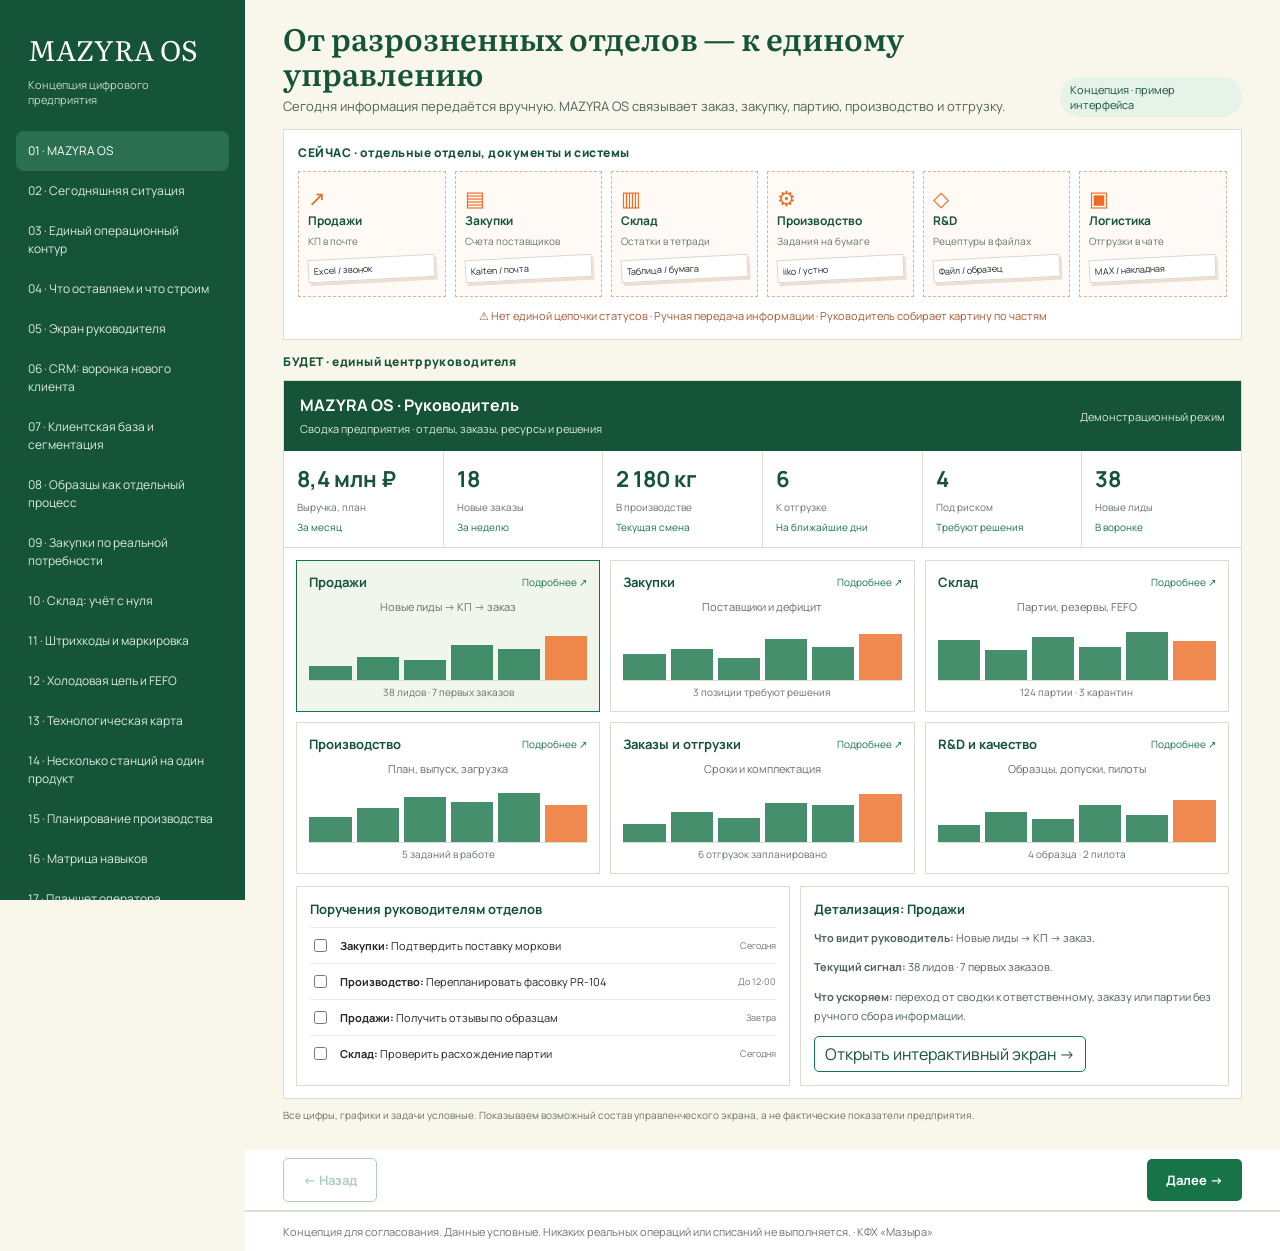
<file: mazyra-os-presentation/index.html>
<!doctype html><html lang="ru"><head><meta charset="utf-8"><meta name="viewport" content="width=device-width,initial-scale=1"><title>MAZYRA OS — интерактивная концепция</title><link href="https://fonts.googleapis.com/css2?family=Literata:wght@500;600;700&family=Manrope:wght@400;500;600;700;800&display=swap" rel="stylesheet"><style>
:root{--green:#177449;--dark:#155439;--cream:#f9f6ec;--sage:#e8efe1;--orange:#ed6c24;--ink:#202820;--line:#d9dfcf}*{box-sizing:border-box}body{margin:0;background:var(--cream);color:var(--ink);font-family:Manrope,Arial,sans-serif}button,input,select{font:inherit}button{cursor:pointer}.app{display:grid;grid-template-columns:245px minmax(0,1fr);min-height:100vh}.sidebar{background:var(--dark);color:white;padding:28px 16px;position:sticky;top:0;height:100vh;overflow:auto}.brand{font-family:Literata,serif;font-size:28px;color:white;margin:0 12px 7px}.subtitle{font-size:11px;color:#c5d9cc;margin:0 12px 24px}.navlabel{font-size:10px;letter-spacing:.16em;color:#b3d0bd;margin:22px 12px 8px;text-transform:uppercase}.nav{width:100%;text-align:left;background:transparent;border:0;color:#dcebe0;padding:11px 12px;border-radius:8px;font-size:12px;line-height:1.5}.nav:hover,.nav.active{background:#2a7050;color:white}.main{padding:30px clamp(18px,4vw,62px);min-width:0;max-width:1500px;width:100%;margin:auto}.top{display:flex;justify-content:space-between;gap:15px;align-items:center;margin-bottom:22px}.eyebrow{font-size:11px;color:var(--green);letter-spacing:.13em;text-transform:uppercase;font-weight:800}.counter{color:#68786b;font-size:12px}.slide{background:white;min-height:420px;border:1px solid var(--line);padding:clamp(22px,4vw,55px);position:relative;overflow:hidden}.slide:before{content:'';position:absolute;right:-85px;top:-115px;width:270px;height:270px;border:45px solid var(--sage);border-radius:50%;opacity:.7;pointer-events:none}h1,h2,h3{color:var(--dark);margin:0 0 18px}h1{font-family:Literata,Georgia,serif;font-weight:600;font-size:clamp(32px,4vw,57px);line-height:1.14;max-width:800px}h2{font-size:23px}h3{font-size:15px}p{line-height:1.7}.lead{font-size:clamp(15px,1.5vw,20px);max-width:780px;color:#506454}.grid{display:grid;grid-template-columns:repeat(2,minmax(0,1fr));gap:14px}.tile{background:var(--cream);padding:19px;border-left:3px solid var(--orange);font-size:14px;line-height:1.5}.actions{display:flex;justify-content:space-between;align-items:center;gap:10px;margin:18px 0}.btn{background:var(--green);color:white;border:0;padding:12px 19px;border-radius:5px;font-weight:700;font-size:13px}.btn:hover{filter:brightness(.92)}.btn:disabled{opacity:.35;cursor:default}.outline{background:white;border:1px solid var(--green);color:var(--green)}.demo{margin-top:28px;background:var(--sage);padding:22px;border:1px solid var(--line)}.demohead{display:flex;align-items:center;justify-content:space-between;gap:10px;flex-wrap:wrap;margin-bottom:14px}.pill{display:inline-block;background:#e6f3e9;color:var(--dark);border-radius:30px;padding:5px 10px;font-size:11px}.tabs{display:flex;flex-wrap:wrap;gap:6px;margin:12px 0}.tab{background:white;border:1px solid var(--line);padding:9px 12px;font-size:12px;border-radius:6px}.tab.active{background:var(--dark);color:white}.card{background:white;border:1px solid var(--line);padding:16px;margin:9px 0;border-radius:8px}.muted{font-size:12px;color:#637468}.kpis{display:grid;grid-template-columns:repeat(3,1fr);gap:10px}.kpi{background:white;padding:15px;border-radius:8px}.kpi b{display:block;color:var(--dark);font-size:25px}.kpi small{font-size:11px;color:#68786b}input,select{border:1px solid var(--line);padding:10px;border-radius:6px;background:white;max-width:100%}.field{display:grid;gap:5px;font-size:12px}.flow{display:flex;gap:7px;flex-wrap:wrap}.step{padding:10px 12px;border:1px solid #aac7b1;background:white;font-size:12px;border-radius:6px}.step.active{background:var(--green);color:white}.bar{height:10px;background:#d6e5d8;border-radius:20px;overflow:hidden}.bar span{display:block;height:100%;background:var(--orange)}.footer{font-size:11px;color:#68786b;margin-top:20px}.mobilebar{display:none}.warning{color:#a24b16}.good{color:#177449}table{width:100%;border-collapse:collapse;background:white;font-size:12px}th,td{text-align:left;padding:11px;border-bottom:1px solid var(--line)}.tag{font-size:10px;background:var(--sage);padding:5px 7px;border-radius:4px}.note{background:#fff4e8;padding:12px;border-left:3px solid var(--orange);font-size:12px}.link{color:var(--green);text-decoration:underline}.progress{height:4px;background:#dbe5db}.progress span{display:block;height:100%;background:var(--orange)}@media(max-width:900px){.app{display:block}.sidebar{display:none}.mobilebar{display:flex;gap:8px;align-items:center;background:var(--dark);color:white;padding:12px 18px;position:sticky;top:0;z-index:5}.main{padding:18px}.slide{min-height:390px}.grid{grid-template-columns:1fr}.kpis{grid-template-columns:repeat(2,1fr)}}@media print{.sidebar,.mobilebar,.actions,.demo,.top button{display:none!important}.app{display:block}.main{padding:0}.slide{border:0;min-height:95vh;page-break-after:always}.top{padding:12px}}
.slide{min-height:0;padding:clamp(17px,2.3vw,30px)}.slide:before{width:145px;height:145px;border-width:22px;right:-55px;top:-70px}h1{font-size:clamp(25px,2.7vw,39px);margin-bottom:9px}.lead{font-size:14px;line-height:1.55;margin:0 0 13px}.grid{gap:8px}.tile{padding:10px 13px;font-size:12px}.main{padding-top:18px}.top{margin-bottom:10px}.actions{margin:10px 0}.demo{margin-top:13px;padding:18px}.demohead h2{font-size:20px}.slide .eyebrow{margin-bottom:7px}.benefits{display:grid;grid-template-columns:repeat(3,minmax(0,1fr));gap:9px;margin-top:12px}.benefit{background:#e8efe1;border-left:3px solid #177449;padding:10px;font-size:11px;line-height:1.45}.benefit b{display:block;color:#155439;margin-bottom:3px}.dashboard-grid{display:grid;grid-template-columns:repeat(2,minmax(0,1fr));gap:12px;margin-top:12px}.dashboard-panel{background:#fff;border:1px solid var(--line);padding:15px;border-radius:8px;min-width:0}.dashboard-panel h3{margin-bottom:12px}.metric-row{display:flex;align-items:center;gap:9px;margin:10px 0;font-size:11px}.metric-row .label{width:110px;flex-shrink:0}.metric-row .track{flex:1;background:#e8efe1;height:11px;border-radius:4px;overflow:hidden}.metric-row .fill{display:block;height:100%;background:#177449}.metric-row strong{width:48px;text-align:right}.statline{display:flex;justify-content:space-between;border-bottom:1px solid var(--line);padding:9px 0;font-size:12px;gap:10px}.chartnote{font-size:10px;color:#65786b;margin-top:9px}.demo-intro{background:#fff;border:1px solid var(--line);padding:12px;margin-bottom:12px;font-size:12px;line-height:1.5}.demo-intro b{color:var(--dark)}@media(max-width:700px){.benefits,.dashboard-grid{grid-template-columns:1fr}.metric-row .label{width:95px}.slide{padding:17px}} .main{max-width:none;margin:0;padding:0;width:100%;background:#fff}.top{display:none}.slide{border:0;background:#fff;padding:24px clamp(18px,3vw,46px);min-height:0;overflow:visible}.slide:before{display:none}.slide .eyebrow{display:none}.slide h1{font-size:clamp(25px,2.4vw,38px);margin:0 0 7px}.slide .lead{max-width:1100px;margin:0 0 13px;font-size:14px}.slide>.grid{display:none}.slide>.benefits{margin:10px 0 0;grid-template-columns:repeat(3,minmax(0,1fr));gap:8px}.benefit{padding:8px 12px;font-size:11px;border-left-width:2px}.actions{margin:0;padding:8px clamp(18px,3vw,46px);background:#fff;border-bottom:1px solid var(--line)}.demo{margin:0;border:0;border-top:0;background:#fff;padding:18px clamp(18px,3vw,46px) 28px}.demohead{margin-bottom:8px}.demohead h2{margin:2px 0;font-size:19px}.tabs{margin:8px 0}.dashboard-grid{gap:10px}.footer{margin:0;padding:12px clamp(18px,3vw,46px);background:#fff;border-top:1px solid var(--line)}.sidebar{height:100vh}.top+.slide{padding-top:24px}@media(max-width:900px){.slide{padding:18px}.actions{padding:8px 18px}.demo{padding:15px 18px}.footer{padding:12px 18px}}@media(max-width:700px){.slide>.benefits{grid-template-columns:1fr}.slide{padding:15px}.slide h1{font-size:27px}.demo{padding:14px}} </style><style>
.story-board{background:#f9f6ec;padding:18px;margin:0 clamp(18px,3vw,46px) 12px;border:1px solid #d9dfcf}.story-title{display:flex;justify-content:space-between;align-items:center;gap:12px;margin-bottom:12px}.story-title h2{margin:0;font-size:19px}.story-kpis{display:grid;grid-template-columns:repeat(4,minmax(0,1fr));gap:9px;margin-bottom:12px}.story-kpi{background:white;padding:13px;border:1px solid #d9dfcf}.story-kpi strong{display:block;font-size:23px;color:#155439}.story-kpi small{font-size:11px;color:#627467}.story-layout{display:grid;grid-template-columns:minmax(0,1.5fr) minmax(250px,1fr);gap:12px}.story-panel{background:white;padding:15px;border:1px solid #d9dfcf;overflow:auto}.story-panel h3{font-size:14px;margin:0 0 11px}.funnel-row{display:flex;align-items:center;gap:10px;margin:8px 0}.funnel-label{width:132px;font-size:11px;flex-shrink:0}.funnel-track{background:#e8efe1;flex:1;height:23px;min-width:40px}.funnel-fill{background:#177449;height:100%;color:white;font-size:11px;text-align:right;padding:3px 7px}.story-table{font-size:11px}.story-table th,.story-table td{padding:9px 7px}.gantt{display:grid;grid-template-columns:112px repeat(8,minmax(48px,1fr));min-width:550px;font-size:11px}.gantt>div{border-bottom:1px solid #d9dfcf;padding:7px 3px}.gantt .time{color:#627467;text-align:center}.gantt .task{background:#e8efe1;border-radius:3px;margin:3px 1px;padding:5px;color:#155439}.gantt .hot{background:#fce4cf;color:#93420f}.gantt .mix{background:#cce8d4}.story-impact{margin-top:12px;display:grid;grid-template-columns:repeat(3,1fr);gap:9px}.story-impact>div{background:white;border-top:3px solid #ed6c24;padding:12px;font-size:11px;line-height:1.5}.story-impact b{display:block;color:#155439;font-size:12px;margin-bottom:5px}.story-filter{border:1px solid #177449;background:white;color:#155439;border-radius:5px;padding:6px 9px;font-size:11px}.story-filter.active{background:#155439;color:white}@media(max-width:1000px){.story-layout{grid-template-columns:1fr}.story-kpis{grid-template-columns:repeat(2,1fr)}}@media(max-width:700px){.story-board{margin:0 12px 12px;padding:12px}.story-impact{grid-template-columns:1fr}.funnel-label{width:100px}}
</style><style>
.concept-screen{background:#f9f6ec;margin:-24px calc(-1 * clamp(18px,3vw,46px));padding:20px clamp(18px,3vw,46px) 28px}.concept-head{display:flex;justify-content:space-between;align-items:end;gap:20px;margin-bottom:12px}.concept-head h1{font-family:Literata,Georgia,serif;font-size:clamp(24px,2.4vw,36px);margin:0 0 5px}.concept-head p{margin:0;font-size:13px;color:#506454}.concept-before{background:#fff;border:1px solid #d9dfcf;padding:14px;margin-bottom:13px}.concept-caption{font-size:12px;font-weight:800;color:#155439;letter-spacing:.04em;margin-bottom:10px}.fragment-grid{display:grid;grid-template-columns:repeat(6,minmax(0,1fr));gap:9px}.fragment{border:1px dashed #d4b6a0;background:#fffaf6;padding:12px 9px;min-height:126px;position:relative}.fragment svg{display:block;margin-bottom:7px}.fragment strong{display:block;color:#155439;font-size:12px}.fragment small{display:block;font-size:10px;color:#68756a;margin-top:5px;line-height:1.45}.fragment .paper{background:white;border:1px solid #e0d5c8;transform:rotate(-3deg);padding:4px 5px;font-size:9px;margin-top:8px;box-shadow:2px 3px 0 #eadfd4}.broken{display:flex;align-items:center;justify-content:center;gap:8px;color:#a65a30;font-size:11px;margin:11px 0 2px}.concept-after{background:white;border:1px solid #d9dfcf}.executive-top{background:#155439;color:white;padding:13px 16px;display:flex;align-items:center;justify-content:space-between;gap:12px}.executive-top strong{font-size:16px}.executive-top small{font-size:11px;color:#d7e7d8}.executive-kpis{display:grid;grid-template-columns:repeat(6,minmax(0,1fr));gap:1px;background:#d9dfcf;border-bottom:1px solid #d9dfcf}.executive-kpi{background:#fff;padding:13px}.executive-kpi b{display:block;color:#155439;font-size:22px}.executive-kpi span{font-size:10px;color:#627468}.executive-kpi em{display:block;font-size:10px;color:#177449;font-style:normal;margin-top:4px}.executive-grid{display:grid;grid-template-columns:repeat(3,minmax(0,1fr));gap:10px;padding:12px}.dept-widget{border:1px solid #d9dfcf;padding:12px;min-height:150px;cursor:pointer;background:#fff;transition:background .15s}.dept-widget:hover,.dept-widget.active{background:#f0f6ec;border-color:#177449}.dept-widget-head{display:flex;justify-content:space-between;align-items:center;gap:5px}.dept-widget-head b{color:#155439;font-size:13px}.dept-widget-head span{color:#177449;font-size:10px}.dept-widget p{font-size:11px;color:#617364;margin:7px 0}.mini-chart{display:flex;align-items:end;gap:5px;height:55px;margin:9px 0 4px;border-bottom:1px solid #d9dfcf}.mini-chart i{display:block;background:#177449;flex:1;min-width:4px;opacity:.8}.mini-chart i:last-child{background:#ed6c24}.dept-widget .foot{font-size:10px;color:#637469}.executive-bottom{display:grid;grid-template-columns:1.15fr 1fr;gap:10px;padding:0 12px 12px}.exec-panel{border:1px solid #d9dfcf;padding:13px}.exec-panel h3{margin:0 0 9px;font-size:13px}.exec-task{display:flex;gap:10px;align-items:center;border-top:1px solid #e8efe1;padding:8px 0;font-size:11px}.exec-task input{accent-color:#177449}.exec-task span{flex:1}.exec-task small{color:#6b7b70}.exec-detail{font-size:11px;color:#506454;line-height:1.6}.concept-legend{font-size:10px;color:#677569;margin-top:9px}.concept-screen button{font:inherit}.concept-switch{border:1px solid #177449;background:white;color:#155439;padding:6px 10px;font-size:11px;border-radius:5px;cursor:pointer}.concept-switch:hover{background:#e8efe1}@media(max-width:1100px){.fragment-grid{grid-template-columns:repeat(3,1fr)}.executive-kpis{grid-template-columns:repeat(3,1fr)}.executive-grid{grid-template-columns:repeat(2,1fr)}}@media(max-width:650px){.concept-screen{margin:-15px -15px 0;padding:14px}.fragment-grid,.executive-grid,.executive-bottom{grid-template-columns:1fr 1fr}.executive-bottom{grid-template-columns:1fr}.fragment{min-height:110px}.executive-kpis{grid-template-columns:repeat(2,1fr)}.concept-head{align-items:start;flex-direction:column}}
</style></head><body><div class="mobilebar"><strong>MAZYRA OS</strong><select id="mobileSelect" aria-label="Выбор слайда"></select></div><div class="app"><aside class="sidebar"><div class="brand">MAZYRA OS</div><div class="subtitle">Концепция цифрового предприятия</div><div id="nav"></div></aside><main class="main"><div class="top"><span class="eyebrow" id="section"></span><span class="counter" id="counter"></span></div><section class="slide" id="slide"></section><div class="actions"><button class="btn outline" id="prev">← Назад</button><button class="btn" id="next">Далее →</button></div><section class="demo" id="demo"><div class="demohead"><div><span class="eyebrow">ИНТЕРАКТИВНАЯ ДЕМОНСТРАЦИЯ</span><h2 style="margin:5px 0">Рабочие экраны MAZYRA OS</h2></div><span class="pill">Демонстрационные данные</span></div><div class="tabs" id="tabs"></div><div id="demobody"></div></section><div class="footer">Концепция для согласования. Данные условные. Никаких реальных операций или списаний не выполняется. · КФХ «Мазыра»</div></main></div><script>
const slides=[
["Концепция","MAZYRA OS","От ручного управления — к управляемому, гибкому производству",["Продажи, закупки, склад, производство и R&D в одном контуре","Сохранение 1С:Бухгалтерии","Поэтапное внедрение без остановки предприятия","Готовность архитектуры к расширению и пиковым нагрузкам"]],
["Проблема","Сегодняшняя ситуация","Разрозненные инструменты затрудняют планирование и контроль",["Продажи без системной воронки и контроля повторных заказов","Остатки и движения склада требуют постановки учёта","Производственные маршруты выполняются вручную","R&D и образцы не связаны сквозной историей с заказами"]],
["Цель","Единый операционный контур","Каждое подразделение работает в своём интерфейсе, но с общими объектами",["Заказ клиента → резерв → потребность → выпуск → отгрузка","Партия сырья → промежуточный продукт → готовая партия","Единая история действий и решений","Контроль рисков вместо обещаний абсолютной точности"]],
["Архитектура","Что оставляем и что строим","Оперативное ядро ERPNext / Frappe и отдельный бухгалтерский контур",["ERPNext: склад, закупки, партии, BOM, задания","1С:Бухгалтерия: регламентированный учёт и документы","Собственные интерфейсы: CRM, R&D, планшеты","OR-Tools: предложения по оптимизации расписания"]],
["Управление","Экран руководителя","План-факт, отклонения, решения и контроль отделов",["Заказы под риском и просрочки","Складские дефициты и статусы качества","Загрузка станций и смен","Маржинальность, потери, согласования"]],
["Продажи","CRM: воронка нового клиента","От первого контакта до первого оплаченного заказа",["Новый лид → контакт → выявление потребности","Подбор ассортимента и коммерческого предложения","Образцы: согласование, отправка, обратная связь","Первый заказ → повторные продажи"]],
["Продажи","Клиентская база и сегментация","Управление повторными продажами и реактивацией",["История заказов, коммуникаций и образцов","Сегменты по частоте, объёму и категориям","Задачи по отсутствию следующего контакта","Рассылки с согласиями, отписками и лимитами"]],
["Продажи","Образцы как отдельный процесс","Не просто отправить, а добиться решения клиента",["Запрос образцов и подбор состава","Комплектация и отправка со склада","Подтверждение получения","Обратная связь → доработка R&D или первый заказ"]],
["Закупки","Закупки по реальной потребности","Сырьё и упаковка под заказы, прогноз и план выпуска",["Расчёт дефицита и страхового запаса","Сравнение поставщиков и сроков","Согласование закупок","Предупреждение о риске срыва производства"]],
["Склад","Склад: учёт с нуля","Оперативные остатки формируются из документированных движений",["Приёмка и контроль сырья","Склад, камера, зона, ячейка","Партии, резервы, выдача, возвраты","Инвентаризация и сверка расхождений"]],
["Склад","Штрихкоды и маркировка","Уникальная идентификация партии и грузовой единицы",["SKU товара отдельно от номера партии","QR / Code 128 для внутреннего учёта","Этикетки коробов, палет и контейнеров","Сканирование при каждом перемещении"]],
["Склад","Холодовая цепь и FEFO","Отбор по пригодности, допуску и сроку годности",["Сроки годности и температурные зоны","Карантин и блокировка партий","FEFO среди разрешённых партий","Прослеживаемость до исходного сырья и клиента"]],
["Производство","Технологическая карта","Рецептура + маршрут + нормы + ресурсы",["Ингредиенты, упаковка, версия BOM","Операции и зависимости между ними","Нормативы времени, выхода, потерь","Оборудование, навыки, санитарные допуски"]],
["Производство","Несколько станций на один продукт","Промежуточная смесь — самостоятельная партия",["Станция смешивания готовит базовую смесь","Соус может готовиться параллельно","Фасовка принимает промежуточную партию","Учёт фактической передачи и температурного ожидания"]],
["Производство","Планирование производства","Очередность операций, загрузка ресурсов и сроки",["Зависимости операций и минимальные партии","Станции, смены, мощность, переналадки","Проверка наличия сырья и упаковки","Перепланирование при отклонениях"]],
["Персонал","Матрица навыков","Переназначение людей между операциями",["Кто обучен и допущен к конкретной станции","Когда сотрудник освободится","Санитарные ограничения переходов","Предложения по повторному использованию персонала"]],
["Shop Floor","Планшет оператора","Получить ТЗ → комплектовать → подготовить → выполнить → передать",["Пошаговые инструкции и чек-листы","Сырьё, упаковка, оборудование","Нормативное и фактическое время","Выпуск, потери, причины простоев"]],
["Shop Floor","Межоперационная передача","Следующая станция получает проверенную партию",["Номер партии и фактическая масса","Подтверждение передающего и принимающего","Сроки и условия межоперационного хранения","Сигнал о готовности следующей станции"]],
["R&D","Разработка новых продуктов","От запроса клиента до серийного выпуска",["Техническое задание и целевая себестоимость","Версии опытных рецептур","Образцы, дегустации, испытания","Пилотная партия → утверждение в серию"]],
["Качество","Контроль качества","Безопасность — обязательное ограничение планирования",["Входной контроль сырья","Контроль операций и температуры","Карантин, несоответствия и блокировки","Допуск к отгрузке и история решений"]],
["Оптимизация","Узкие места производства","Ускорять всю цепочку, а не одну станцию",["Сравнение производительности смешивания и фасовки","Контроль буферов промежуточных партий","Предварительная комплектация следующего задания","Сокращение ожиданий и переналадок"]],
["Пиковые режимы","Пиковая нагрузка и аврал","Управляемое перепланирование при всплеске спроса",["Приоритет срочных заказов и сценарии переноса","Дополнительная смена только при наличии ресурсов","Перераспределение обученного персонала","Контроль охлаждения, заморозки и склада"]],
["Автоматизация","Автоматические события","Система предлагает действия, человек утверждает критические",["Дефицит → проект закупки","Простой → диспетчер и новая оценка сроков","Падение заказов → задача менеджеру","Отклонение качества → блокировка партии"]],
["Масштабирование","Рост без перестройки логики","Новые станции, склады, продукты и площадки",["Справочники ресурсов и технологических маршрутов","Масштабируемые очереди задач и обмен с 1С","Резервное копирование, аудит, мониторинг","Сначала измерение — затем оптимизация"]],
["Внедрение","Дорожная карта","Миграция по этапам с параллельной сверкой",["1. Аудит, справочники, роли","2. Склад, партии, этикетки, закупки","3. CRM, производственные маршруты и планшеты","4. R&D, аналитика и оптимизация"]],
["Финал","MAZYRA OS","Единая система для управляемого роста",["Не обещаем идеальные остатки с первого дня","Создаём измеримые и воспроизводимые процессы","Проверяем систему на реальных партиях","Готовим предприятие к масштабированию"]]
];
let idx=0,mode='production',stage=0,staffExtra=false,load=900,checks=[false,false,false],deal=2,warehouse=0;
const $=id=>document.getElementById(id);
function render(){const s=slides[idx];$('section').textContent=s[0];$('counter').textContent=(idx+1)+' / '+slides.length;$('slide').innerHTML='<div class="eyebrow">'+s[0].toUpperCase()+'</div><h1>'+s[1]+'</h1><p class="lead">'+s[2]+'</p><div class="grid">'+s[3].map(x=>'<div class="tile">'+x+'</div>').join('')+'</div>';$('prev').disabled=idx===0;$('next').disabled=idx===slides.length-1;document.querySelectorAll('.nav').forEach((n,i)=>n.classList.toggle('active',i===idx));$('mobileSelect').value=idx;document.title=s[1]+' — MAZYRA OS';}
function navigate(i){idx=Math.max(0,Math.min(slides.length-1,i));render();window.scrollTo({top:0,behavior:'smooth'})}
$('nav').innerHTML=slides.map((s,i)=>'<button class="nav" data-i="'+i+'">'+String(i+1).padStart(2,'0')+' · '+s[1]+'</button>').join('');document.querySelectorAll('.nav').forEach(n=>n.onclick=()=>navigate(+n.dataset.i));
$('mobileSelect').innerHTML=slides.map((s,i)=>'<option value="'+i+'">'+(i+1)+'. '+s[1]+'</option>').join('');$('mobileSelect').onchange=e=>navigate(+e.target.value);$('prev').onclick=()=>navigate(idx-1);$('next').onclick=()=>navigate(idx+1);document.addEventListener('keydown',e=>{if(['INPUT','SELECT','TEXTAREA'].includes(document.activeElement.tagName))return;if(e.key==='ArrowRight')navigate(idx+1);if(e.key==='ArrowLeft')navigate(idx-1)});
const modes=[['director','Руководитель'],['crm','CRM / образцы'],['warehouse','Склад / этикетки'],['production','Техмаршрут'],['tablet','Планшет'],['peak','Аврал / нагрузка'],['rnd','R&D']];
function tabs(){$('tabs').innerHTML=modes.map(([id,name])=>'<button class="tab '+(id===mode?'active':'')+'" data-mode="'+id+'">'+name+'</button>').join('');document.querySelectorAll('[data-mode]').forEach(b=>b.onclick=()=>{mode=b.dataset.mode;tabs();demo()})}
function demo(){let h='';
if(mode==='director'){h='<div class="kpis"><div class="kpi"><b>12</b><small>Заказов в работе</small></div><div class="kpi"><b>3</b><small>Риска поставки</small></div><div class="kpi"><b>2</b><small>Отклонения цеха</small></div></div><div class="card"><h3>Центр решений</h3><p>Морковь: дефицит под два заказа · <a class="link" href="#" onclick="mode=\'warehouse\';tabs();demo();return false">Открыть склад</a></p><p>Фасовка: ожидание промежуточной партии · <a class="link" href="#" onclick="mode=\'production\';tabs();demo();return false">Открыть маршрут</a></p></div>'}
if(mode==='crm'){const a=['Новый лид','Контакт','Выявление потребности','Подбор ассортимента','Согласование образцов','Отправка образцов','Обратная связь','Коммерческое предложение','Первый заказ','Повторный заказ'];h='<div class="card"><div class="eyebrow">Карточка клиента · пример</div><h3>ООО «Фудсервис Север»</h3><p class="muted">Потенциал 1 500 кг/мес. · Менеджер №1</p><label class="field">Этап сделки<select id="dealSelect">'+a.map((x,i)=>'<option value="'+i+'" '+(i===deal?'selected':'')+'>'+String(i+1)+'. '+x+'</option>').join('')+'</select></label><p><b>'+a[deal]+'</b></p><p class="muted">'+(deal===2?'Выяснить ассортимент, упаковку, целевую цену, объём и частоту закупок.':deal>=4&&deal<=6?'Образцы: подготовка → отправка → получение → отзыв → доработка или заказ.':'Зафиксировать результат и обязательное следующее действие.')+'</p><button class="btn" id="dealNext">Следующий этап →</button></div>'}
if(mode==='warehouse'){const names=['Приёмка','Контроль','Маркировка','Размещение'];h='<div class="flow">'+names.map((n,i)=>'<button class="step '+(warehouse===i?'active':'')+'" data-w="'+i+'">'+n+'</button>').join('')+'</div><div class="card"><h3>'+names[warehouse]+' · Брокколи замороженная</h3>'+(warehouse===0?'<p>Поставщик: Фермер №1 · Партия BR-261109-01 · 500 кг</p><p>Дата, вес, документы, входной контроль</p>':warehouse===1?'<p>Проверка состояния, документов, температуры и допуска. До решения QA партия недоступна для производства.</p>':warehouse===2?'<div style="border:2px solid #202820;padding:14px;max-width:300px"><b>КФХ МАЗЫРА</b><p>Брокколи · BR-261109-01</p><svg viewBox="0 0 260 65" width="100%" height="65" aria-label="Декоративный пример кода">'+Array.from({length:55},(_,i)=>'<rect x="'+(i*4.7)+'" y="4" width="'+(i%4+1)+'" height="55" fill="#202820"/>').join('')+'</svg><small>Демо: не сканируемый код</small></div><p>Реальная версия: Code 128 / QR, печать на термопринтере.</p>':'<p>Камера F1 → стеллаж A → ячейка 03</p><p>Сканирование кода грузовой единицы и ячейки.</p>')+'</div>'}
if(mode==='production'){const steps=['Комплектация','Смешивание','Промежуточная партия','Фасовка + соус','Контроль'];h='<div class="flow">'+steps.map((n,i)=>'<button class="step '+(stage===i?'active':'')+'" data-stage="'+i+'">'+n+'</button>').join('')+'</div><div class="card"><h3>'+steps[stage]+'</h3><p>'+['Подготовить ингредиенты, упаковку, оборудование и допуски.','Станция А: изготовить базовую смесь; параллельно готовится соус.','Зафиксировать выход, номер партии, время и условия передачи.','Станция Б принимает базу, добавляет соус, фасует и маркирует.','Проверить массу, маркировку и обязательные контрольные точки.'][stage]+'</p><p class="muted">Маршрут PR-104 · демонстрационный продукт · версия рецептуры 1.2</p><button class="btn" id="stageNext">Следующая операция →</button></div>'}
if(mode==='tablet'){h='<div class="card"><div class="eyebrow">Shop Floor · Станция фасовки</div><h3>PR-104 · Овощная смесь с соусом</h3><p>План 200 кг · норматив 60 минут</p>'+['Партия базовой смеси получена','Соус и упаковка подготовлены','Оборудование и санитарный допуск подтверждены'].map((t,i)=>'<label style="display:block;margin:12px 0"><input type="checkbox" data-check="'+i+'" '+(checks[i]?'checked':'')+'> '+t+'</label>').join('')+'<p class="muted">Готовность: '+checks.filter(Boolean).length+'/3</p><button class="btn" '+(checks.every(Boolean)?'':'disabled')+' id="tabletGo">Запустить операцию</button><div id="tabletResult"></div></div>'}
if(mode==='peak'){const cap=staffExtra?1200:900;const gap=Math.max(0,load-cap);h='<div class="card"><h3>Сценарий производственной нагрузки</h3><label class="field">Потребность, кг/смена: <b id="loadVal">'+load+'</b><input id="loadRange" type="range" min="400" max="1600" step="100" value="'+load+'" style="width:100%"></label><label><input type="checkbox" id="extra" '+(staffExtra?'checked':'')+'> Дополнительная смена / ресурсы</label><div class="kpis" style="margin:14px 0"><div class="kpi"><b>'+cap+'</b><small>Условная мощность, кг</small></div><div class="kpi"><b>'+Math.round(load/cap*100)+'%</b><small>Загрузка</small></div><div class="kpi"><b>'+gap+'</b><small>Непокрыто, кг</small></div></div><div class="bar"><span style="width:'+Math.min(100,load/cap*100)+'%"></span></div><p class="note">'+(gap>0?'Потребуется перепланирование, перенос, дополнительный ресурс или согласование срока.':'План помещается в условную мощность; проверить узкие места и резерв.')+'</p></div>'}
if(mode==='rnd'){h='<div class="card"><div class="eyebrow">R&D · Проект RD-018</div><h3>Овощные крокеты с соусом</h3><p>Запрос клиента → опытная рецептура → образцы → испытания → пилот → серия</p><table><tr><th>Версия</th><th>Состояние</th><th>Решение</th></tr><tr><td>v0.8</td><td>Испытание</td><td>Улучшить текстуру</td></tr><tr><td>v0.9</td><td>Образец</td><td>Ожидает отзыв</td></tr></table><p class="note">Без утверждения качества и технологии экспериментальная рецептура не попадёт в серийный выпуск.</p></div>'}
$('demobody').innerHTML=h;
document.querySelectorAll('[data-w]').forEach(b=>b.onclick=()=>{warehouse=+b.dataset.w;demo()});document.querySelectorAll('[data-stage]').forEach(b=>b.onclick=()=>{stage=+b.dataset.stage;demo()});if($('stageNext'))$('stageNext').onclick=()=>{stage=(stage+1)%5;demo()};if($('dealSelect'))$('dealSelect').onchange=e=>{deal=+e.target.value;demo()};if($('dealNext'))$('dealNext').onclick=()=>{deal=Math.min(9,deal+1);demo()};document.querySelectorAll('[data-check]').forEach(c=>c.onchange=e=>{checks[+e.target.dataset.check]=e.target.checked;demo()});if($('tabletGo'))$('tabletGo').onclick=()=>{$('tabletResult').innerHTML='<p class="good">Демонстрационный запуск подтверждён. В рабочей версии начнётся учёт фактического времени.</p>'};if($('loadRange'))$('loadRange').oninput=e=>{load=+e.target.value;demo()};if($('extra'))$('extra').onchange=e=>{staffExtra=e.target.checked;demo()}}
render();tabs();demo();
const benefits={
"Концепция":["Единый процесс","Меньше разрозненных операций","Платформа для роста"],
"Проблема":["Видимость сбоев","Ответственные за действия","Начало измерений"],
"Цель":["Согласованные отделы","Быстрее передача данных","Проверяемые результаты"],
"Архитектура":["Меньше дублирования","Контролируемая миграция","Расширение по модулям"],
"Управление":["Раннее обнаружение рисков","Быстрее согласования","План-факт в одном месте"],
"Продажи":["Контроль следующего шага","Быстрее обработка лидов","Рост повторных контактов"],
"Закупки":["Раньше виден дефицит","Меньше срочных закупок","Прозрачные сроки"],
"Склад":["Быстрее поиск партии","Меньше ручного переноса","Прослеживаемые движения"],
"Производство":["Меньше ожидания станций","Быстрее переналадка","Контроль нормативов"],
"Персонал":["Видимость навыков","Гибкое перераспределение","Меньше простоев"],
"Shop Floor":["Понятное ТЗ","Быстрее подготовка","Фиксация причин задержек"],
"R&D":["Меньше потерянных версий","Обратная связь по образцам","Переход к серийному выпуску"],
"Качество":["Раннее выявление отклонений","Контроль допуска","Прослеживаемость"],
"Оптимизация":["Поиск узкого места","Сценарии смен","Баланс станций"],
"Пиковые режимы":["Сценарное планирование","Перераспределение ресурсов","Контроль ограничений"],
"Автоматизация":["Меньше ручных напоминаний","Ранние предупреждения","Согласование критических действий"],
"Масштабирование":["Новые линии и склады","Новые рецептуры","Контролируемое расширение"],
"Внедрение":["Пилот на одной линии","Сверка данных","Постепенный переход"],
"Финал":["Прозрачные процессы","Измеримый эффект","Готовность к росту"]};
const originalRender=render;
render=function(){originalRender();const s=slides[idx];const benefitsList=benefits[s[0]]||["Сокращение ручных действий","Контроль сроков","Связь подразделений"];const panel=document.createElement('div');panel.className='benefits';panel.innerHTML=benefitsList.map((x,i)=>'<div class="benefit"><b>'+['Ускорение','Контроль','Масштабирование'][i]+'</b>'+x+'</div>').join('');$('slide').appendChild(panel);};
const originalDemo=demo;
const chart=(title,rows,unit='')=>'<div class="dashboard-panel"><h3>'+title+'</h3>'+rows.map(([n,v,max])=>'<div class="metric-row"><span class="label">'+n+'</span><span class="track"><span class="fill" style="width:'+Math.min(100,Math.max(0,v/max*100))+'%"></span></span><strong>'+v+unit+'</strong></div>').join('')+'<div class="chartnote">Демонстрационные показатели; реальные значения появятся после внедрения учёта.</div></div>';
const summary=(title,rows)=>'<div class="dashboard-panel"><h3>'+title+'</h3>'+rows.map(([a,b])=>'<div class="statline"><span>'+a+'</span><b>'+b+'</b></div>').join('')+'</div>';
const extra={
director:()=>chart('Выполнение по участкам',[['Смешивание',86,100],['Фасовка',72,100],['Горячий цех',81,100],['Склад',90,100]],'%')+summary('Риски и решения',[['Заказы под риском','3'],['Дефицит сырья','2 SKU'],['Ожидают согласования','4'],['Открытые отклонения','6']]),
crm:()=>chart('Воронка: количество сделок',[['Лиды',38,40],['Контакт',28,40],['Потребность',21,40],['Образцы',12,40],['Заказы',7,40]])+summary('Контроль менеджера',[['Образцы отправлены','12'],['Ожидают отзыв','5'],['КП без ответа','8'],['Повторные заказы','9']]),
warehouse:()=>chart('Остатки по категориям, т',[['Овощи',12,15],['Смеси',7,15],['Соусы',3,15],['Готовые',9,15]])+summary('Складские события',[['Партии в карантине','3'],['Резервы под заказы','18'],['Приёмки за день','6'],['Расхождения на сверке','2']]),
production:()=>chart('Загрузка станций',[['Смешивание',84,100],['Фасовка 1',96,100],['Фасовка 2',62,100],['Горячий цех',77,100]],'%')+summary('Маршрут и персонал',[['Активные задания','5'],['Промежуточные партии','3'],['Доступные операторы','4'],['Ожидают передачи','2']]),
tablet:()=>chart('План-факт операций, %',[['Подготовка',100,100],['Комплектация',85,100],['Фасовка',54,100],['Контроль',0,100]],'%')+summary('Задание PR-104',[['План','200 кг'],['Норматив','60 мин'],['Рабочая станция','Фасовка 2'],['Ожидается','Подтверждение']]),
peak:()=>chart('Загрузка ресурсов',[['Смешивание',88,100],['Фасовка',99,100],['Заморозка',94,100],['Склад',76,100]],'%')+summary('Сценарии оптимизации',[['Переналадки','Группировка'],['Персонал','Перевод по допускам'],['Комплектация','Заранее'],['Приоритет','Срок отгрузки']]),
rnd:()=>chart('Портфель разработок',[['Идея',8,10],['Образцы',5,10],['Испытания',3,10],['Пилот',2,10]])+summary('Связь с продажами',[['Образцы у клиентов','4'],['Ожидают обратную связь','3'],['Доработка рецептуры','2'],['Готово к пилоту','1']])
};
demo=function(){originalDemo();const d=$('demobody');const intro={director:'Контроль предприятия: от сводных KPI до проблем конкретного заказа.',crm:'Переключай этапы сделки; рядом — пример воронки и контроль образцов.',warehouse:'Пройди приёмку и маркировку; рядом — пример остатков и событий.',production:'Выбери операцию технологического маршрута и оцени загрузку станций.',tablet:'Отмечай подготовку задания; справа — план-факт исполнения.',peak:'Меняй спрос и смены; сравни ограничения производственных ресурсов.',rnd:'Управление версиями рецептур и этапами испытаний.'};d.insertAdjacentHTML('afterbegin','<div class="demo-intro"><b>Как использовать:</b> '+intro[mode]+'</div>');d.insertAdjacentHTML('beforeend','<div class="dashboard-grid">'+extra[mode]()+'</div>')};

let storyFilter='all';
const metrics={
director:[['Заказы в работе','28'],['Под риском','4'],['Выпуск за смену','2 180 кг'],['Задачи без решения','6']],
crm:[['Новые лиды','38'],['Образцы отправлены','12'],['КП на согласовании','9'],['Первых заказов','7']],
warehouse:[['Партий','124'],['В резерве','18'],['Карантин','3'],['Сверка','2']],
production:[['Заданий','12'],['В работе','5'],['Загрузка фасовки','92%'],['Ожидают передачи','3']],
tablet:[['Заданий смены','8'],['Активные станции','3'],['Подготовка','12 мин'],['Отклонения','2']],
peak:[['Потребность','1 200 кг'],['Мощность','900 кг'],['Дефицит','300 кг'],['Резерв смен','1']],
rnd:[['Разработок','9'],['Образцов','4'],['Испытаний','3'],['Пилотов','2']]
};
const processImpact={
director:['Руководитель собирает статусы по чатам и звонкам','Единый экран рисков с переходом к заказу, партии и ответственному','Время получения сводки; задержка принятия решения'],
crm:['Менеджер вручную вспоминает, кому отправлены образцы и когда звонить','CRM создаёт обязательный следующий шаг после отправки и получения образцов','Время первого ответа; доля образцов с отзывом; конверсия в заказ'],
warehouse:['Приходы и остатки записываются в разных таблицах или вручную','Сканирование грузовой единицы и ячейки фиксирует движение по партии','Время приёмки; время поиска партии; количество расхождений'],
production:['Начальник распределяет задания и людей вручную','Gantt показывает занятость станций, зависимости и готовность следующей операции','Время ожидания между станциями; простои; выпуск на час'],
tablet:['Оператор уточняет комплектность и инструкции у начальника','ТЗ, чек-лист, оборудование и последовательность доступны на планшете','Время подготовки; доля операций с подтверждёнными чек-листами'],
peak:['При аврале очереди и персонал переставляются по звонкам','Сценарии мощностей показывают перегрузку и варианты перераспределения','Просрочки; время перепланирования; незавершённые партии'],
rnd:['Версии рецептур и отзывы по образцам разрознены','Единая карточка разработки связана с клиентом, испытаниями и серией','Цикл разработки; повторные испытания; время передачи в производство']
};
const row=(a,b)=>'<div class="statline"><span>'+a+'</span><b>'+b+'</b></div>';
const funnel=()=>{const arr=[['Новый лид',38],['Контакт установлен',29],['Потребность выявлена',21],['Образцы',12],['КП',9],['Первый заказ',7]];return '<h3>Воронка привлечения B2B-клиентов</h3>'+arr.map(([name,n])=>'<div class="funnel-row"><span class="funnel-label">'+name+'</span><div class="funnel-track"><div class="funnel-fill" style="width:'+n/38*100+'%">'+n+'</div></div></div>').join('')+'<p class="chartnote">Этапы образцов могут повторяться; для них ведётся отдельный подпроцесс.</p>'};
const gantt=()=>{const times=['08','09','10','11','12','13','14','15'];const lines=[['Смешивание',[['Смесь А',0,2,'mix'],['Смесь Б',3,2,'mix']]],['Соус',[['Подготовка',0,2,'hot']]],['Фасовка 1',[['Смесь + соус',2,4,'mix']]],['Фасовка 2',[['Брокколи',1,3,'mix'],['Упаковка',5,2,'hot']]],['Контроль',[['Партия А',6,2,'hot']]]];let out='<h3>Gantt — план станций и зависимостей</h3><div class="gantt"><div>Станция / час</div>'+times.map(t=>'<div class="time">'+t+':00</div>').join('');lines.forEach(([name,tasks])=>{out+='<div><b>'+name+'</b></div>';for(let i=0;i<8;i++){const task=tasks.find(x=>x[1]===i);if(task){out+='<div class="task '+task[3]+'" style="grid-column:span '+task[2]+'">'+task[0]+'</div>';i+=task[2]-1}else out+='<div></div>'}});return out+'</div><p class="chartnote">Схематическое расписание: реальные зависимости, смены и санитарные ограничения будут рассчитаны планировщиком.</p>'};
const content={
director:()=>'<h3>Выполнение плана по отделам</h3>'+[['Продажи',76],['Закупки',91],['Склад',83],['Производство',72]].map(([n,v])=>'<div class="funnel-row"><span class="funnel-label">'+n+'</span><div class="funnel-track"><div class="funnel-fill" style="width:'+v+'%">'+v+'%</div></div></div>').join(''),
crm:funnel,
warehouse:()=>'<h3>Остатки и партии</h3><table class="story-table"><tr><th>Товар</th><th>Партия</th><th>Факт, кг</th><th>Резерв</th><th>Статус</th></tr>'+[['Брокколи','BR-2611','1250','450','Допуск'],['Морковь','CR-2609','180','150','Допуск'],['Смесь 400 г','MX-2610','680','300','Допуск'],['Котлеты','KT-2608','240','0','Карантин']].map(x=>'<tr>'+x.map(y=>'<td>'+y+'</td>').join('')+'</tr>').join('')+'</table>',
production:gantt,
tablet:()=>'<h3>Выполнение задания PR-104</h3>'+[['Комплектация',100],['Проверка оборудования',100],['Фасовка',64],['Контроль',0]].map(([n,v])=>'<div class="funnel-row"><span class="funnel-label">'+n+'</span><div class="funnel-track"><div class="funnel-fill" style="width:'+v+'%">'+v+'%</div></div></div>').join(''),
peak:()=>'<h3>План / мощность по станциям</h3>'+[['Смешивание',88],['Фасовка',108],['Заморозка',96],['Склад',79]].map(([n,v])=>'<div class="funnel-row"><span class="funnel-label">'+n+'</span><div class="funnel-track"><div class="funnel-fill" style="width:'+Math.min(100,v)+'%;background:'+(v>100?'#ed6c24':'#177449')+'">'+v+'%</div></div></div>').join(''),
rnd:()=>'<h3>Портфель R&D по этапам</h3>'+[['Новые идеи',9],['Разработка',6],['Образцы',4],['Испытания',3],['Пилот',2]].map(([n,v])=>'<div class="funnel-row"><span class="funnel-label">'+n+'</span><div class="funnel-track"><div class="funnel-fill" style="width:'+v/9*100+'%">'+v+'</div></div></div>').join('')
};
const details={
director:[['Заказы под риском','4'],['Просроченные решения','2'],['Загрузка фасовки','92%'],['Дефицит по SKU','3']],
crm:[['ООО Фудсервис Север','Образцы → отзыв'],['ТД Восток','КП → переговоры'],['Ресторанная сеть','Первый заказ'],['Клиент без контакта','7 дней']],
warehouse:[['Приёмка','6 партий'],['Перемещения','14'],['Ячейки без сверки','2'],['FEFO','Включён']],
production:[['Фасовка 1','Загрузка 94%'],['Фасовка 2','Загрузка 62%'],['Смешивание','Буфер 200 кг'],['Доступные операторы','4']],
tablet:[['Текущая операция','Фасовка'],['План','200 кг'],['Факт','128 кг'],['Следующий этап','Контроль']],
peak:[['Перенос заказа','Вариант А'],['Дополнительная смена','Вариант Б'],['Перераспределение','Вариант В'],['Ограничение','Фасовка']],
rnd:[['Крокеты v0.9','Образцы'],['Смесь для супа v1.4','Испытания'],['Котлеты v2.3','Пилот'],['Запросы клиентов','5']]
};
function renderStory(){const m=mode;const k=metrics[m];const p=processImpact[m];$('storyBoard').innerHTML='<div class="story-title"><h2>'+modes.find(x=>x[0]===m)[1]+' — дашборд</h2><span class="pill">Все данные демонстрационные</span></div><div class="story-kpis">'+k.map(([label,value])=>'<div class="story-kpi"><strong>'+value+'</strong><small>'+label+'</small></div>').join('')+'</div><div class="story-layout"><div class="story-panel">'+content[m]()+'</div><div class="story-panel"><h3>Детализация и контроль</h3>'+details[m].map(x=>row(...x)).join('')+'</div></div><div class="story-impact"><div><b>Сейчас вручную</b>'+p[0]+'</div><div><b>Как система ускоряет</b>'+p[1]+'</div><div><b>Как измерим эффект</b>'+p[2]+'</div></div>'}
const story=document.createElement('section');story.id='storyBoard';story.className='story-board';$('demo').before(story);
const previousDemo=demo;demo=function(){previousDemo();renderStory()};
const prevNavigate=navigate;navigate=function(i){prevNavigate(i);const sec=slides[idx][0];const map={'Управление':'director','Продажи':'crm','Закупки':'warehouse','Склад':'warehouse','Производство':'production','Персонал':'production','Shop Floor':'tablet','R&D':'rnd','Качество':'warehouse','Оптимизация':'peak','Пиковые режимы':'peak','Автоматизация':'director','Масштабирование':'peak'};if(map[sec]){mode=map[sec];tabs();demo()}};
renderStory();


const conceptDepartments=[
['Продажи','Новые лиды → КП → заказ','38 лидов · 7 первых заказов',[25,42,36,64,58,82],'crm'],
['Закупки','Поставщики и дефицит','3 позиции требуют решения',[48,58,40,75,60,85],'warehouse'],
['Склад','Партии, резервы, FEFO','124 партии · 3 карантин',[74,55,80,61,89,72],'warehouse'],
['Производство','План, выпуск, загрузка','5 заданий в работе',[45,62,82,73,90,68],'production'],
['Заказы и отгрузки','Сроки и комплектация','6 отгрузок запланировано',[32,55,44,72,68,88],'director'],
['R&D и качество','Образцы, допуски, пилоты','4 образца · 2 пилота',[30,55,42,67,49,77],'rnd']
];
let selectedDepartment=0;
function renderConcept(){
const parts=[['Продажи','КП в почте','handshake'],['Закупки','Счета поставщиков','shopping-cart'],['Склад','Остатки в тетради','warehouse'],['Производство','Задания на бумаге','factory'],['R&D','Рецептуры в файлах','flask-conical'],['Логистика','Отгрузки в чате','truck']];
const svgIcon=(name)=>'<span style="font-size:21px;color:#ed6c24">'+({handshake:'↗', 'shopping-cart':'▤',warehouse:'▥',factory:'⚙','flask-conical':'◇',truck:'▣'}[name]||'◈')+'</span>';
$('slide').innerHTML='<div class="concept-screen"><div class="concept-head"><div><h1>От разрозненных отделов — к единому управлению</h1><p>Сегодня информация передаётся вручную. MAZYRA OS связывает заказ, закупку, партию, производство и отгрузку.</p></div><span class="pill">Концепция · пример интерфейса</span></div><section class="concept-before"><div class="concept-caption">СЕЙЧАС · отдельные отделы, документы и системы</div><div class="fragment-grid">'+parts.map(([n,d,i])=>'<div class="fragment">'+svgIcon(i)+'<strong>'+n+'</strong><small>'+d+'</small><div class="paper">'+['Excel / звонок','Kaiten / почта','Таблица / бумага','iiko / устно','Файл / образец','MAX / накладная'][parts.findIndex(x=>x[0]===n)]+'</div></div>').join('')+'</div><div class="broken">⚠ Нет единой цепочки статусов · Ручная передача информации · Руководитель собирает картину по частям</div></section><div class="concept-caption">БУДЕТ · единый центр руководителя</div><section class="concept-after"><div class="executive-top"><div><strong>MAZYRA OS · Руководитель</strong><br><small>Сводка предприятия · отделы, заказы, ресурсы и решения</small></div><small>Демонстрационный режим</small></div><div class="executive-kpis">'+[['Выручка, план','8,4 млн ₽','За месяц'],['Новые заказы','18','За неделю'],['В производстве','2 180 кг','Текущая смена'],['К отгрузке','6','На ближайшие дни'],['Под риском','4','Требуют решения'],['Новые лиды','38','В воронке']].map(([n,v,s])=>'<div class="executive-kpi"><b>'+v+'</b><span>'+n+'</span><em>'+s+'</em></div>').join('')+'</div><div class="executive-grid">'+conceptDepartments.map((d,i)=>'<button type="button" class="dept-widget '+(selectedDepartment===i?'active':'')+'" data-dept="'+i+'"><div class="dept-widget-head"><b>'+d[0]+'</b><span>Подробнее ↗</span></div><p>'+d[1]+'</p><div class="mini-chart">'+d[3].map(v=>'<i style="height:'+v+'%"></i>').join('')+'</div><div class="foot">'+d[2]+'</div></button>').join('')+'</div><div class="executive-bottom"><div class="exec-panel"><h3>Поручения руководителям отделов</h3>'+[['Закупки','Подтвердить поставку моркови','Сегодня'],['Производство','Перепланировать фасовку PR-104','До 12:00'],['Продажи','Получить отзывы по образцам','Завтра'],['Склад','Проверить расхождение партии','Сегодня']].map(x=>'<label class="exec-task"><input type="checkbox"><span><b>'+x[0]+':</b> '+x[1]+'</span><small>'+x[2]+'</small></label>').join('')+'</div><div class="exec-panel"><h3 id="selectedDeptTitle"></h3><div id="selectedDeptDetail" class="exec-detail"></div><button type="button" id="openDepartment" class="concept-switch">Открыть интерактивный экран →</button></div></div></section><div class="concept-legend">Все цифры, графики и задачи условные. Показываем возможный состав управленческого экрана, а не фактические показатели предприятия.</div></div>';
document.querySelectorAll('[data-dept]').forEach(b=>b.onclick=()=>{selectedDepartment=+b.dataset.dept;renderConcept()});
const d=conceptDepartments[selectedDepartment];$('selectedDeptTitle').textContent='Детализация: '+d[0];$('selectedDeptDetail').innerHTML='<p><b>Что видит руководитель:</b> '+d[1]+'.</p><p><b>Текущий сигнал:</b> '+d[2]+'.</p><p><b>Что ускоряем:</b> переход от сводки к ответственному, заказу или партии без ручного сбора информации.</p>';
$('openDepartment').onclick=()=>{mode=d[4];tabs();demo();$('demo').style.display='block';$('demo').scrollIntoView({behavior:'smooth',block:'start'})};
}
const renderBaseConcept=render;
render=function(){renderBaseConcept();const first=idx===0;$('storyBoard').style.display=first?'none':'';$('demo').style.display=first?'none':'';if(first)renderConcept()};
render();

render();demo();
</script></body></html>
</file>
